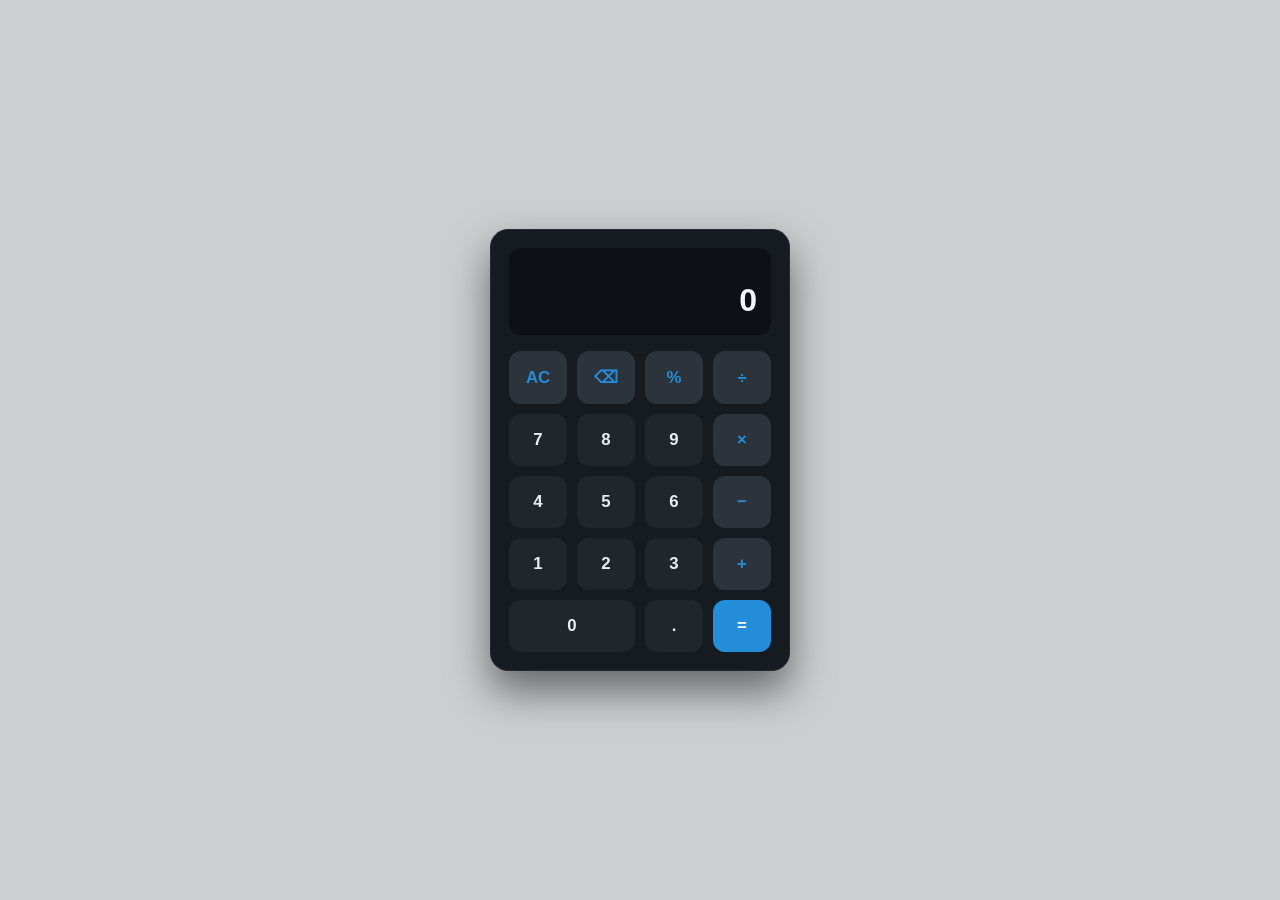
<file: task2-calculator/index.html>
<!DOCTYPE html>
<html lang="en">
<head>
  <meta charset="UTF-8">
  <meta name="viewport" content="width=device-width, initial-scale=1.0">
  <title>My Calculator</title>
  <link rel="stylesheet" href="style.css">
</head>
<body>

  <div class="calculator">
    <div class="display">
      <div id="expression" class="expression"></div>
      <div id="result" class="result">0</div>
    </div>

    <div class="buttons">
      <button class="btn fn" data-action="clear">AC</button>
      <button class="btn fn" data-action="backspace">⌫</button>
      <button class="btn fn" data-action="percent">%</button>
      <button class="btn op" data-action="operator" data-value="÷">÷</button>

      <button class="btn num" data-value="7">7</button>
      <button class="btn num" data-value="8">8</button>
      <button class="btn num" data-value="9">9</button>
      <button class="btn op" data-action="operator" data-value="×">×</button>

      <button class="btn num" data-value="4">4</button>
      <button class="btn num" data-value="5">5</button>
      <button class="btn num" data-value="6">6</button>
      <button class="btn op" data-action="operator" data-value="−">−</button>

      <button class="btn num" data-value="1">1</button>
      <button class="btn num" data-value="2">2</button>
      <button class="btn num" data-value="3">3</button>
      <button class="btn op" data-action="operator" data-value="+">+</button>

      <button class="btn num zero" data-value="0">0</button>
      <button class="btn num" data-value=".">.</button>
      <button class="btn eq" data-action="equals">=</button>
    </div>
  </div>

  <script src="script.js"></script>
</body>
</html>
</file>
<file: task2-calculator/style.css>
* {
  margin: 0;
  padding: 0;
  box-sizing: border-box;
  font-family: 'Segoe UI', Arial, sans-serif;
}

body {
  min-height: 100vh;
  display: flex;
  justify-content: center;
  align-items: center;
  background: #ccced2;
}

/* ---- Calculator card ---- */

.calculator {
  width: 300px;
  background: #161b22;
  border: 1px solid #232a34;
  border-radius: 18px;
  padding: 18px;
  box-shadow: 0 20px 40px rgba(0, 0, 0, 0.5);
}

/* ---- Display ---- */

.display {
  background: #0d1117;
  border-radius: 12px;
  padding: 16px 14px;
  margin-bottom: 16px;
  text-align: right;
  min-height: 78px;
}

.expression {
  color: #c3c7cd;
  font-size: 0.95rem;
  min-height: 18px;
  overflow-wrap: break-word;
}

.result {
  color: #f0f6fc;
  font-size: 2rem;
  font-weight: 600;
  overflow-wrap: break-word;
}

/* ---- Buttons ---- */

.buttons {
  display: grid;
  grid-template-columns: repeat(4, 1fr);
  gap: 10px;
}

.btn {
  border: none;
  outline: none;
  border-radius: 12px;
  padding: 16px 0;
  font-size: 1.05rem;
  font-weight: 600;
  cursor: pointer;
  transition: transform 0.08s ease, filter 0.15s ease;
}

.btn:active {
  transform: scale(0.94);
}

.num {
  background: #21262d;
  color: #e6edf3;
}

.num:hover {
  filter: brightness(1.2);
}

.fn {
  background: #2d333b;
  color: #238dda;
}

.fn:hover {
  filter: brightness(1.15);
}

.op {
  background: #2d333b;
  color: #238dda;
}

.op:hover {
  filter: brightness(1.1);
}

.eq {
  background: #238dda;
  color: #f9f9fa;
}

.eq:hover {
  filter: brightness(1.1);
}

.zero {
  grid-column: span 2;
}
</file>
